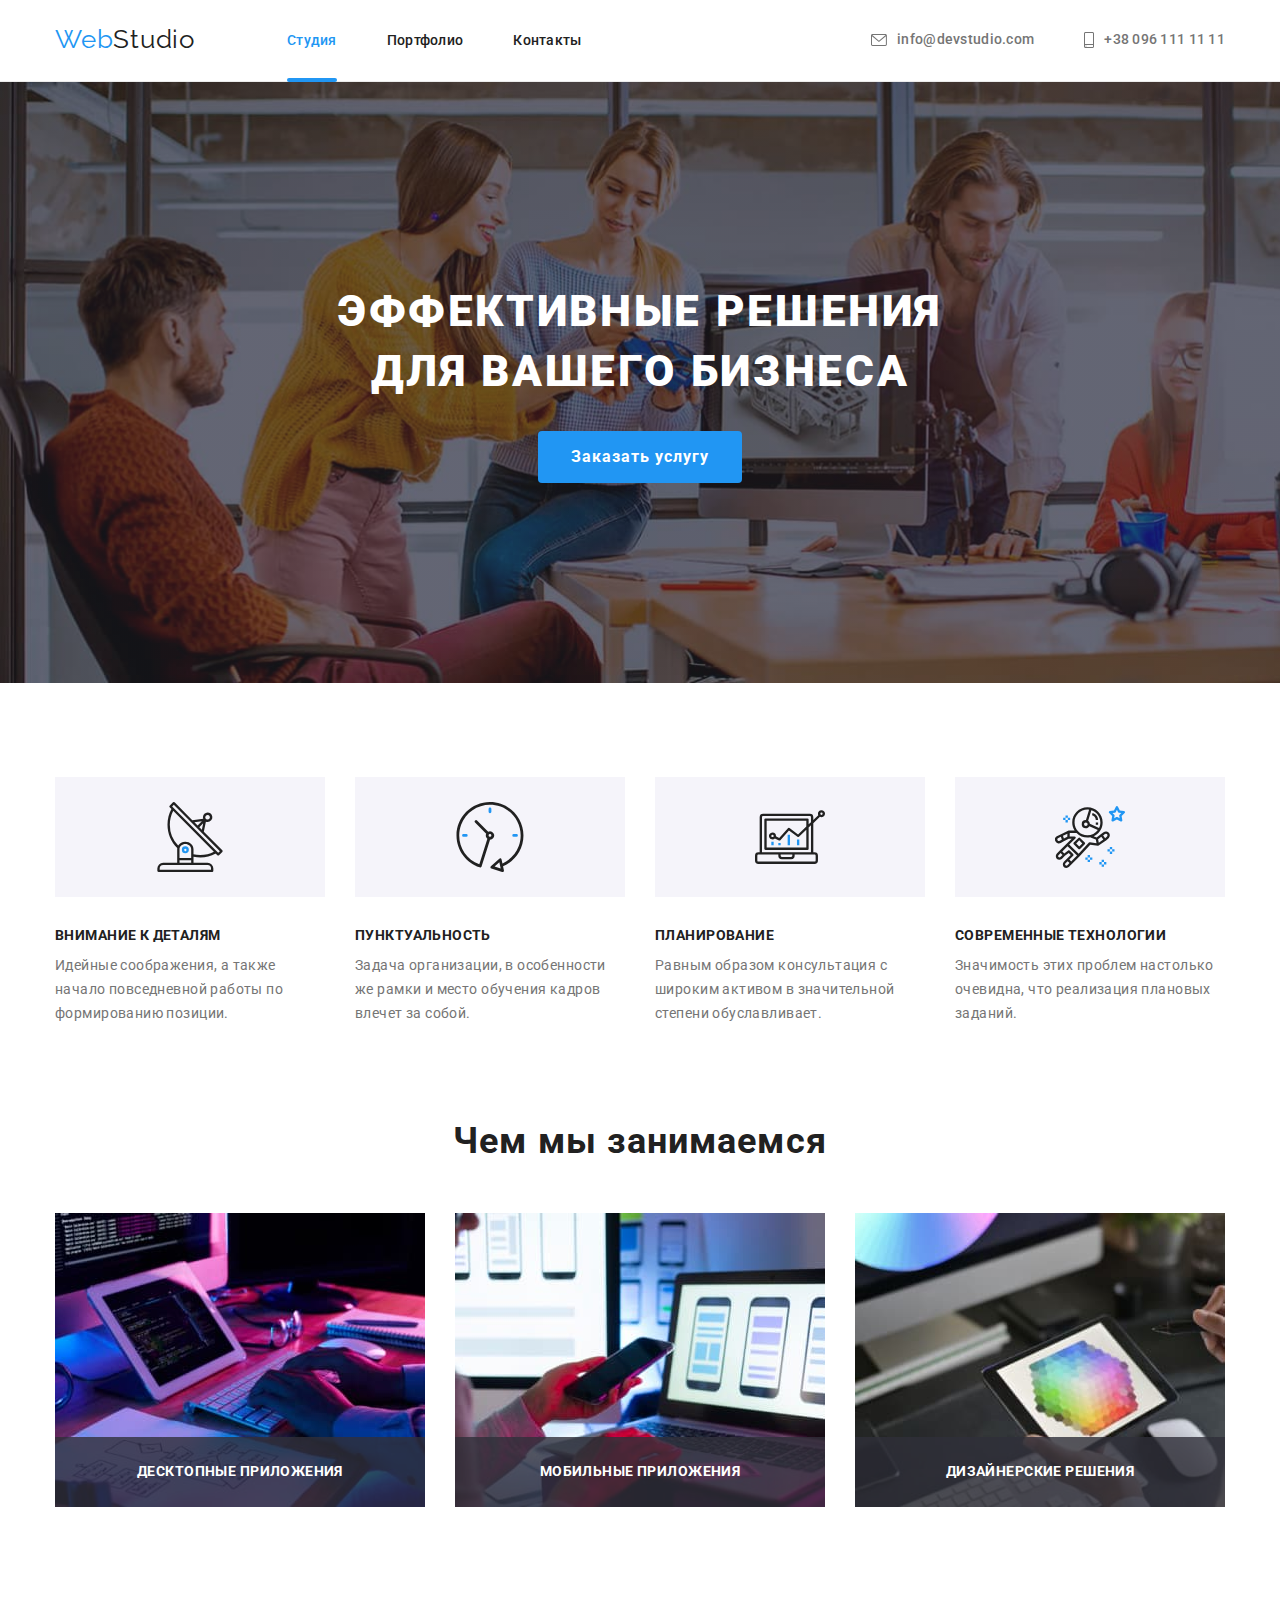
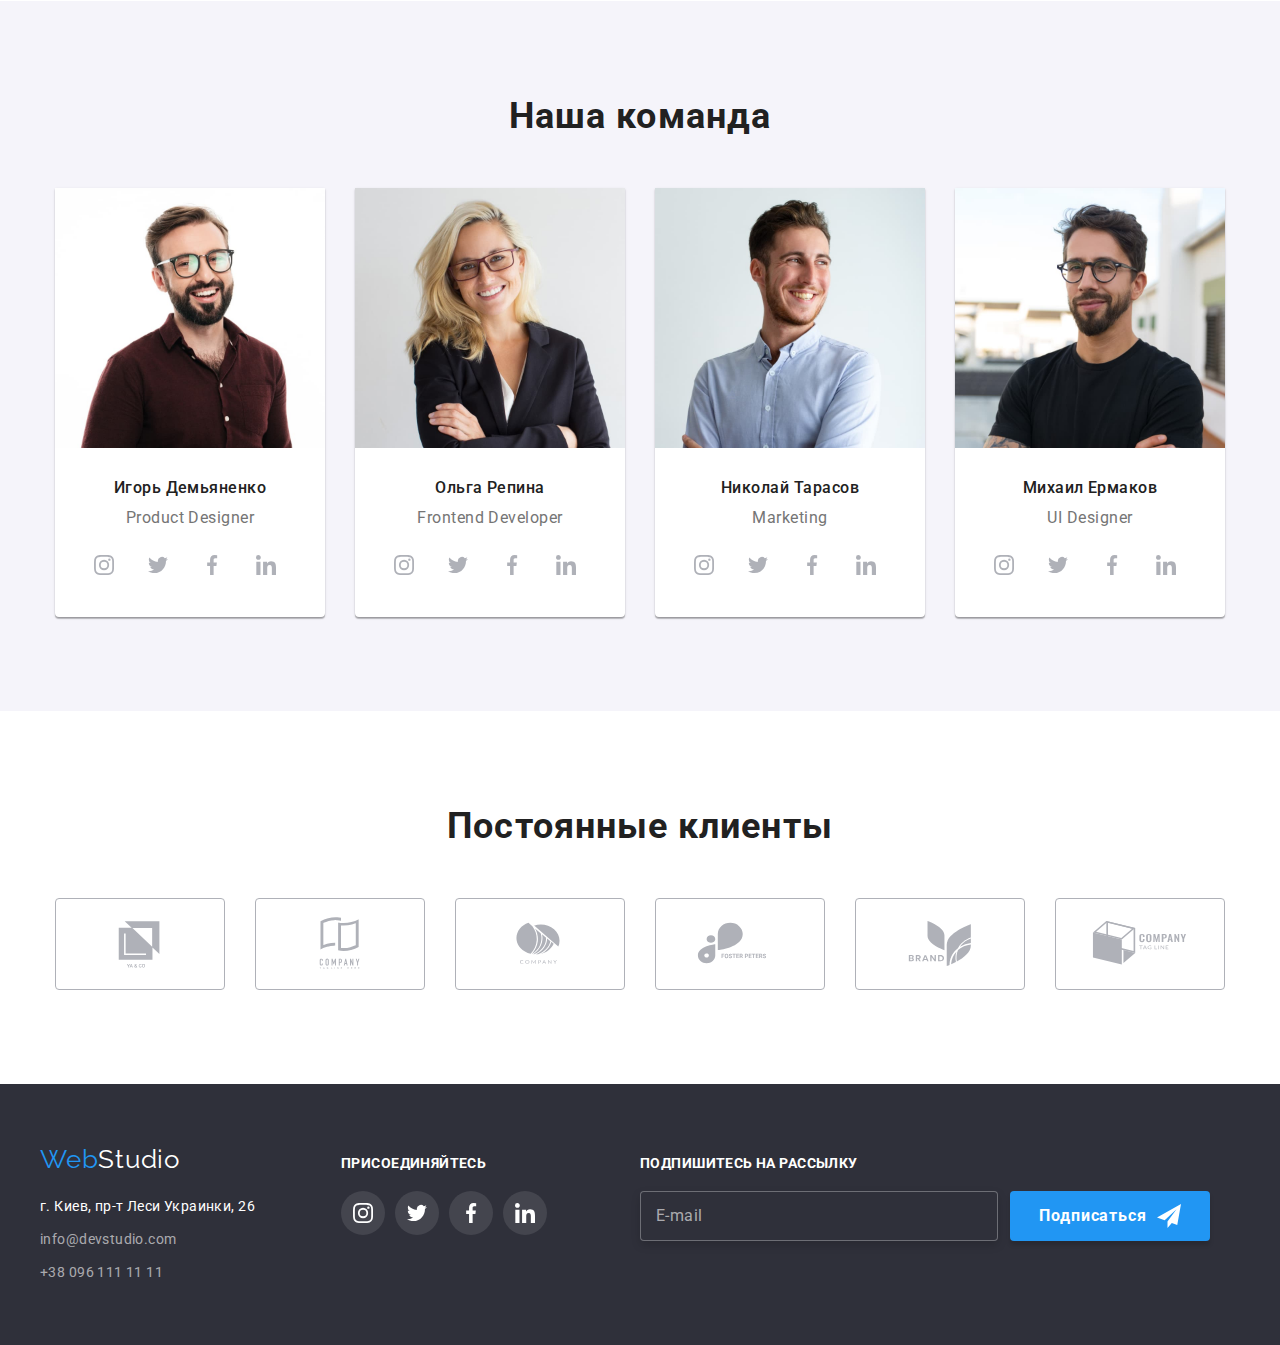
<file: index.html>
<!DOCTYPE html>
<html lang="ru">
<head>
    <meta charset="UTF-8">
    <meta http-equiv="X-UA-Compatible" content="IE=edge">
    <meta name="viewport" content="width=device-width, initial-scale=1.0">
    <title>Document</title>
    <link rel="preconnect" href="https://fonts.googleapis.com">
    <link rel="preconnect" href="https://fonts.gstatic.com" crossorigin>
    <link href="https://fonts.googleapis.com/css2?family=Raleway:wght@700&family=Roboto:wght@400;500;700;900&display=swap"
        rel="stylesheet">
    <!--<link rel="stylesheet" href="https://cdnjs.cloudflare.com/ajax/libs/modern-normalize/1.1.0/modern-normalize.min.css">-->
    <link rel="stylesheet" href="./css/main.min.css">

</head>

<body>

    <header class="header">
        <div class="header__container container"> 
            <a class="header-logo " href=""> <span class="logo-accent">Web</span>Studio</a>
            <ul class="site-nav list">
                <li class="site-nav__item"><a href="index.html" class="site-nav__link site-nav__link--current">Студия</a></li>
                <li class="site-nav__item"><a href="portfolio.html" class="site-nav__link">Портфолио</a></li>
                <li class="site-nav__item"><a href="" class="site-nav__link">Контакты</a></li>
            </ul>
                
            <ul class="contact-nav list">
                <li class="contact-nav__item">
                    <a href="mailto:info@devstudio.com" class="contact-nav__link">
                        <svg class="contact-nav__icon" width="16" height="12">
                            <use href="./images/icons.svg#icon-envelope"></use>
                        </svg>
                        info@devstudio.com</a>
                </li>

                <li class="contact-nav__item">
                    <a href="tel:+380961111111" class="contact-nav__link"> 
                        <svg class="contact-nav__icon" width="10" height="16">
                            <use href="./images/icons.svg#icon-smartphone"></use>
                        </svg>
                        +38 096 111 11 11</a>
                </li>
            </ul>
        </div>
    </header> 

    <main>
        <section class="hero">
            <h1 class="hero__title">Эффективные решения <br> для вашего бизнеса</h1>
            <button data-modal-open type="button" class="hero__button">Заказать услугу</button>
            <div class="hero__backdrop is-hidden" data-modal>
                <div class="modal">
                    <button data-modal-close type="button" class="modal__button-close button-close">
                        <svg class="button-close__icon" width="17" height="17">
                            <use href="./images/icons.svg#icon-cross"></use>
                        </svg>
                    </button>

                    <b class="modal__header">Оставьте свои данные, мы вам перезвоним</b>

                    <form class="form js-speaker-form">
                        <div class="form__field">
                            <label class="form__label" for="name"> Имя </label>
                            <div class="form__input-field">
                                <input class="form__input" type="text" name="name" id="name">
                                <svg class="form__icon">
                                    <use href=".//images/icons.svg#icon-form-person"></use>
                                </svg>
                            </div>
                        </div>
                    
                        <div class="form__field">
                            <label class="form__label" for="tel">Телефон</label>
                            <div class="form__input-field">
                                <input class="form__input" type="tel" name="tel" id="tel">
                                <svg class="form__icon">
                                    <use href=".//images/icons.svg#icon-form-tel"></use>
                                </svg>
                            </div>
                        </div>
                    
                        <div class="form__field">
                            <label class="form__label" for="email">Почта</label>
                            <div class="form__input-field">
                                <input class="form__input" type="email" name="email" id="email">
                                <svg class="form__icon" >
                                    <use href=".//images/icons.svg#icon-form-envelope"></use>
                                </svg>
                            </div>
                        </div>
                    
                        <div class="form__field">
                            <label class="form__label" for="comment">Комментарий</label>
                            <textarea class="form__textarea" name="comment" id="comment" placeholder="Введите текст"></textarea>
                        </div>
                    
                        <div class="form__field-confirmation">
                            
                            <label class="form__label-confirmation">
                                <input class="form__input-confirmation" type="checkbox" name="confirmation">
                                <svg class="form__icon-confirmation" width="16" height="15">
                                    <use href=".//images/icons.svg#icon-form-tick"></use>
                                </svg>
                                Соглашаюсь с рассылкой и принимаю <a class="form__policy" href="">Условия договора</a>
                            </label>
                        </div>
                    </form>
                    <button class="modal__button-submit" type="submit">Отправить</button>
                </div>
            </div>
        </section>

        <section class="section">
            <div class="container">
                <!--<h2 section-title>Особенности</h2>-->
                <!-- название секции не должно отображаеться на странице-->
                <ul class="feature list">
                    <li class="feature__item">
                        <div class="feature__thumb">
                            <svg class="feature__icon" width="70" height="70">
                                <use href="./images/icons.svg#icon-antenna"></use>
                            </svg>
                        </div>
                        <h3 class="feature__title">Внимание к деталям</h3>
                        <p class="feature__text">Идейные соображения, а также начало повседневной работы по формированию позиции.</p>
                    </li>
                    <li class="feature__item">
                        <div class="feature__thumb">
                            <svg class="feature__icon" width="70" height="70">
                                <use href="./images/icons.svg#icon-clock"></use>
                            </svg>
                        </div>
                        <h3 class="feature__title">Пунктуальность</h3>
                        <p class="feature__text"> Задача организации, в особенности же рамки и место обучения кадров влечет за собой.
                        </p>
                    </li>
                    <li class="feature__item">
                        <div class="feature__thumb">
                            <svg class="feature__icon" width="70" height="70">
                                <use href="./images/icons.svg#icon-diagram"></use>
                            </svg>
                        </div>
                        <h3 class="feature__title">Планирование</h3>
                        <p class="feature__text">Равным образом консультация с широким активом в значительной степени обуславливает.
                        </p>
                    </li>
                    <li class="feature__item">
                        <div class="feature__thumb">
                            <svg class="feature__icon" width="70" height="70">
                                <use href="./images/icons.svg#icon-astronaut"></use>
                            </svg>
                        </div>
                        <h3 class="feature__title">Современные технологии</h3>
                        <p class="feature__text">Значимость этих проблем настолько очевидна, что реализация плановых заданий.</p>
                    </li>
                </ul>
            </div>
        </section>

        <section class="section section__no-padding-top services">
            <div class="container">
                <h2 class="section__heading"> Чем мы занимаемся</h2>
                <ul class="services__list list">
                    <li class=" services__item">
                        <div class="services__thumb">
                            <img class="services__image" src="./images/box1.jpg" alt="Десктопные приложения" width="370" height="294">
                            <p class="services__name">Десктопные приложения</p>
                        </div>
                        
                    </li>
                    <li class="services__item">
                        <div class="services__thumb">
                            <img class="services__image" src="./images/box2.jpg" alt="Мобильный приложения" width="370" height="294">
                            <p class="services__name">Мобильные приложения</p>
                        </div>
                        
                    </li>
                    <li class="services__item">
                        <div class="services__thumb">
                            <img class="services__image" src="./images/box3.jpg" alt="Дизайнерское решение" width="370" height="294">
                            <p class="services__name">Дизайнерские решения</p>
                        </div>
                        
                    </li>
                </ul>
            </div>
        </section>

        <section class="section members">
            <div class="container " >
                <h2 class="section__heading">Наша команда</h2>
                <ul class="members__list list">
                    <li class="item members__item">
                        <img src="./images/team-card-1.jpg" alt="Игорь Демьяненко" width="270" height="260" class="members__photo">
                        <div class="members__information">
                            <h3 class="members__name">Игорь Демьяненко</h3>
                            <p class="members__position" lang="en">Product Designer</p>
                            <ul class="list member-social-links">
                                <li class="member-social-links__item">
                                    <a class="member-social-links__link" aria-label="link to Instagram" href="" target="_blank"
                                        rel="nofollow noreferrer noopener">
                                        <svg class="member-social-links__icon" width="20" height="20">
                                            <use href="./images/icons.svg#icon-instagram"></use>
                                        </svg></a>
                                </li>
                                <li class="member-social-links__item">
                                    <a class="member-social-links__link" aria-label="link to Twitter" href="" target="_blank"
                                        rel="nofollow noreferrer noopener">
                                        <svg class="member-social-links__icon" width="20" height="20">
                                            <use href="./images/icons.svg#icon-twitter"></use>
                                        </svg></a>
                                </li>
                                <li class="member-social-links__item">
                                    <a class="member-social-links__link" aria-label="link to Facebook" href="" target="_blank"
                                        rel="nofollow noreferrer noopener">
                                        <svg class="member-social-links__icon" width="20" height="20">
                                            <use href="./images/icons.svg#icon-facebook"></use>
                                        </svg></a>
                                </li>
                                <li class="member-social-links__item">
                                    <a class="member-social-links__link" aria-label="link to LinkedIn" href="" target="_blank"
                                        rel="nofollow noreferrer noopener">
                                        <svg class="member-social-links__icon" width="20" height="20">
                                            <use href="./images/icons.svg#icon-linkedin"></use>
                                        </svg></a>
                                </li>
                            </ul>
                        </div>
                        
                    </li>
                    <li class="members__item item">
                        <img src="./images/team-card-2.jpg" alt="Ольга Репина" width="270" height="260" class="members__photo">
                        <div class="members__information">
                            <h3 class="members__name">Ольга Репина</h3>
                            <p class="members__position" lang="en">Frontend Developer</p>
                            <ul class="list member-social-links">
                                <li class="member-social-links__item">
                                    <a class="member-social-links__link" aria-label="link to Instagram" href="" target="_blank"
                                        rel="nofollow noreferrer noopener">
                                        <svg class="member-social-links__icon" width="20" height="20">
                                            <use href="./images/icons.svg#icon-instagram"></use>
                                        </svg></a>
                                </li>
                                <li class="member-social-links__item">
                                    <a class="member-social-links__link" aria-label="link to Twitter" href="" target="_blank"
                                        rel="nofollow noreferrer noopener">
                                        <svg class="member-social-links__icon" width="20" height="20">
                                            <use href="./images/icons.svg#icon-twitter"></use>
                                        </svg></a>
                                </li>
                                <li class="member-social-links__item">
                                    <a class="member-social-links__link" aria-label="link to Facebook" href="" target="_blank"
                                        rel="nofollow noreferrer noopener">
                                        <svg class="member-social-links__icon" width="20" height="20">
                                            <use href="./images/icons.svg#icon-facebook"></use>
                                        </svg></a>
                                </li>
                                <li class="member-social-links__item">
                                    <a class="member-social-links__link" aria-label="link to LinkedIn" href="" target="_blank"
                                        rel="nofollow noreferrer noopener">
                                    <svg class="member-social-links__icon" width="20" height="20">
                                        <use href="./images/icons.svg#icon-linkedin"></use>
                                    </svg></a>
                                </li>
                            </ul>
                        </div>
                        
                    </li>
                    <li class="members__item item">
                        <img src="./images/team-card-3.jpg" alt="Николай Тарасов" width="270" height="260" class="members__photo">
                        <div class="members__information">
                            <h3 class="members__name">Николай Тарасов</h3>
                            <p class="members__position" lang="en">Marketing</p>
                            <ul class="list member-social-links">
                                <li class="member-social-links__item">
                                    <a class="member-social-links__link" aria-label="link to Instagram" href="" target="_blank"
                                        rel="nofollow noreferrer noopener">
                                    <svg class="member-social-links__icon" width="20" height="20">
                                        <use href="./images/icons.svg#icon-instagram"></use>
                                    </svg></a>
                                </li>
                                <li class="member-social-links__item">
                                    <a class="member-social-links__link" aria-label="link to Twitter" href="" target="_blank"
                                        rel="nofollow noreferrer noopener">
                                    <svg class="member-social-links__icon" width="20" height="20">
                                        <use href="./images/icons.svg#icon-twitter"></use>
                                    </svg></a>
                                </li>
                                <li class="member-social-links__item">
                                    <a class="member-social-links__link" aria-label="link to Facebook" href="" target="_blank"
                                        rel="nofollow noreferrer noopener">
                                    <svg class="member-social-links__icon" width="20" height="20">
                                        <use href="./images/icons.svg#icon-facebook"></use>
                                    </svg></a>
                                </li>
                                <li class="member-social-links__item">
                                    <a class="member-social-links__link" aria-label="link to LinkedIn" href="" target="_blank"
                                        rel="nofollow noreferrer noopener">
                                    <svg class="member-social-links__icon" width="20" height="20">
                                        <use href="./images/icons.svg#icon-linkedin"></use>
                                    </svg></a>
                                </li>
                            </ul>
                        </div>
                        
                    </li>
                    <li class="members__item item">
                        <img src="./images/team-card-4.jpg" alt="Михаил Ермаков" width="270" height="260" class="members__photo">
                        <div class="members__information">
                            <h3 class="members__name">Михаил Ермаков</h3>
                            <p class="members__position" lang="en">UI Designer</p>
                            <ul class="list member-social-links">
                                <li class="member-social-links__item">
                                    <a class="member-social-links__link" aria-label="link to Instagram" href="" target="_blank"
                                        rel="nofollow noreferrer noopener">
                                    <svg class="member-social-links__icon" width="20" height="20">
                                        <use href="./images/icons.svg#icon-instagram"></use>
                                    </svg></a>
                                </li>
                                <li class="member-social-links__item">
                                    <a class="member-social-links__link" aria-label="link to Twitter" href="" target="_blank"
                                        rel="nofollow noreferrer noopener">
                                    <svg class="member-social-links__icon" width="20" height="20">
                                        <use href="./images/icons.svg#icon-twitter"></use>
                                    </svg></a>
                                </li>
                                <li class="member-social-links__item">
                                    <a class="member-social-links__link" aria-label="link to Facebook" href="" target="_blank"
                                        rel="nofollow noreferrer noopener">
                                    <svg class="member-social-links__icon" width="20" height="20">
                                        <use href="./images/icons.svg#icon-facebook"></use>
                                    </svg></a>
                                </li>
                                <li class="member-social-links__item">
                                    <a class="member-social-links__link" aria-label="link to LinkedIn" href="" target="_blank" rel="nofollow noreferrer noopener">
                                        <svg class="member-social-links__icon" width="20" height="20">
                                            <use href="./images/icons.svg#icon-linkedin"></use>
                                        </svg></a>
                                </li>
                            </ul>
                        </div>
                        
                    </li>
                </ul>
            </div>
        </section>

        <section class="section clients">
            <div class="container">
                <h2 class="section__heading">Постоянные клиенты</h2>
                <ul class="clients__list list">
                    <li class="clients__item">
                        <a href="" class=" clients__link link">
                            <svg class="clients__icon" width="106" height="60">
                                <use href="./images/icons.svg#icon-logo-1"></use>
                            </svg>
                        </a>
                    </li> 
                    <li class="clients__item">
                        <a href="" class="clients__link link">
                            <svg class="clients__icon" width="106" height="60">
                                <use href="./images/icons.svg#icon-logo-2"></use>
                            </svg>
                        </a>
                    </li>
                    <li class="clients__item">
                        <a href="" class="clients__link link">
                            <svg class="clients__icon" width="106" height="60">
                                <use href="./images/icons.svg#icon-logo-3"></use>
                            </svg>
                        </a>
                    </li>
                    <li class="clients__item">
                        <a href="" class="clients__link link">
                        <svg class="clients__icon" width="106" height="60">
                            <use href="./images/icons.svg#icon-logo-4"></use>
                        </svg> </a>
                    </li>
                    <li class="clients__item">
                        <a href="" class="clients__link link">
                        <svg class="clients__icon" width="106" height="60">
                            <use href="./images/icons.svg#icon-logo-5"></use>
                        </svg></a>
                    </li>
                    <li class="clients__item">
                        <a href="" class="clients__link link">
                            <svg class="clients__icon" width="106" height="60">
                                <use href="./images/icons.svg#icon-logo-6"></use>
                            </svg>
                        </a>
                    </li>
                </ul>
            </div>
        </section> 
    </main>

    <footer class="footer-page">
        <div class="container footer-page__container">
            <div class="footer-section">
                <a class="footer-logo" href=""> <span class="logo-accent">Web</span>Studio
                </a>
                <address class="contacts">
                    <ul class="contacts__list list">
                        <li class="contacts__item">
                            <a class="contacts__address" href="">г. Киев, пр-т Леси Украинки, 26</a>
                        </li>
                        <li class="contacts__item">
                            <a href="mailto:info@devstudio.com" class="contacts__link">info@devstudio.com</a>
                        </li>
                        <li class="contacts__item">
                            <a href="tel:+380961111111" class="contacts__link">+38 096 111 11 11</a>
                        </li>
                    </ul>
                </address>
            </div>
    
            <div class="footer-section company-social-links">
                <b class="footer-section__heading">присоединяйтесь</b>
                <ul class="company-social-links__list list">
                    <li class="item company-social-link-item">
                        <a class="company-social-link" aria-label="link to Instagram" href="" target="_blank"
                            rel="nofollow noreferrer noopener">
                            <svg class="icon-company-social-link" width="20" height="20">
                                <use href="./images/icons.svg#icon-instagram"></use>
                            </svg>
    
                        </a>
    
                    </li>
                    <li class="item company-social-link-item">
                        <a class="company-social-link" aria-label="link to Twitter" href="" target="_blank"
                            rel="nofollow noreferrer noopener">
                            <svg class="icon-company-social-link" width="20" height="20">
                                <use href="./images/icons.svg#icon-twitter"></use>
                            </svg>
                        </a>
    
                    </li>
                    <li class="item company-social-link-item">
                        <a class="company-social-link" aria-label="link to Facebook" href="" target="_blank"
                            rel="nofollow noreferrer noopener">
                            <svg class="icon-company-social-link" width="20" height="20">
                                <use href="./images/icons.svg#icon-facebook"></use>
                            </svg>
                        </a>
    
                    </li>
                    <li class="item company-social-link-item">
                        <a class="company-social-link" aria-label="link to LinkedIn" href="" target="_blank"
                            rel="nofollow noreferrer noopener">
                            <svg class="icon-company-social-link" width="20" height="20">
                                <use href="./images/icons.svg#icon-linkedin"></use>
                            </svg>
                        </a>
    
                    </li>
                </ul>
            </div>
            <div class="footer-section">
                <b class="footer-section__heading">Подпишитесь на рассылку</b>
                <div class="follow">
                    <form class="follow-field">
                        <input class="follow-field__input" type="email" name="email" id="footer-email" placeholder=" ">
                        <label class="follow-field__label" for="footer-email">E-mail</label>
                    </form>
                    <button type="submit" class="follow__button">Подписаться
                        <svg class="follow__button-icon" width="24px" height="24px">
                            <use href=".//images/icons.svg#icon-form-send"></use>
                        </svg>
                    </button>
                </div>
            </div>
        </div>
    </footer>
    <script src="./js/modal.js"></script>
</body>
</html>
</file>
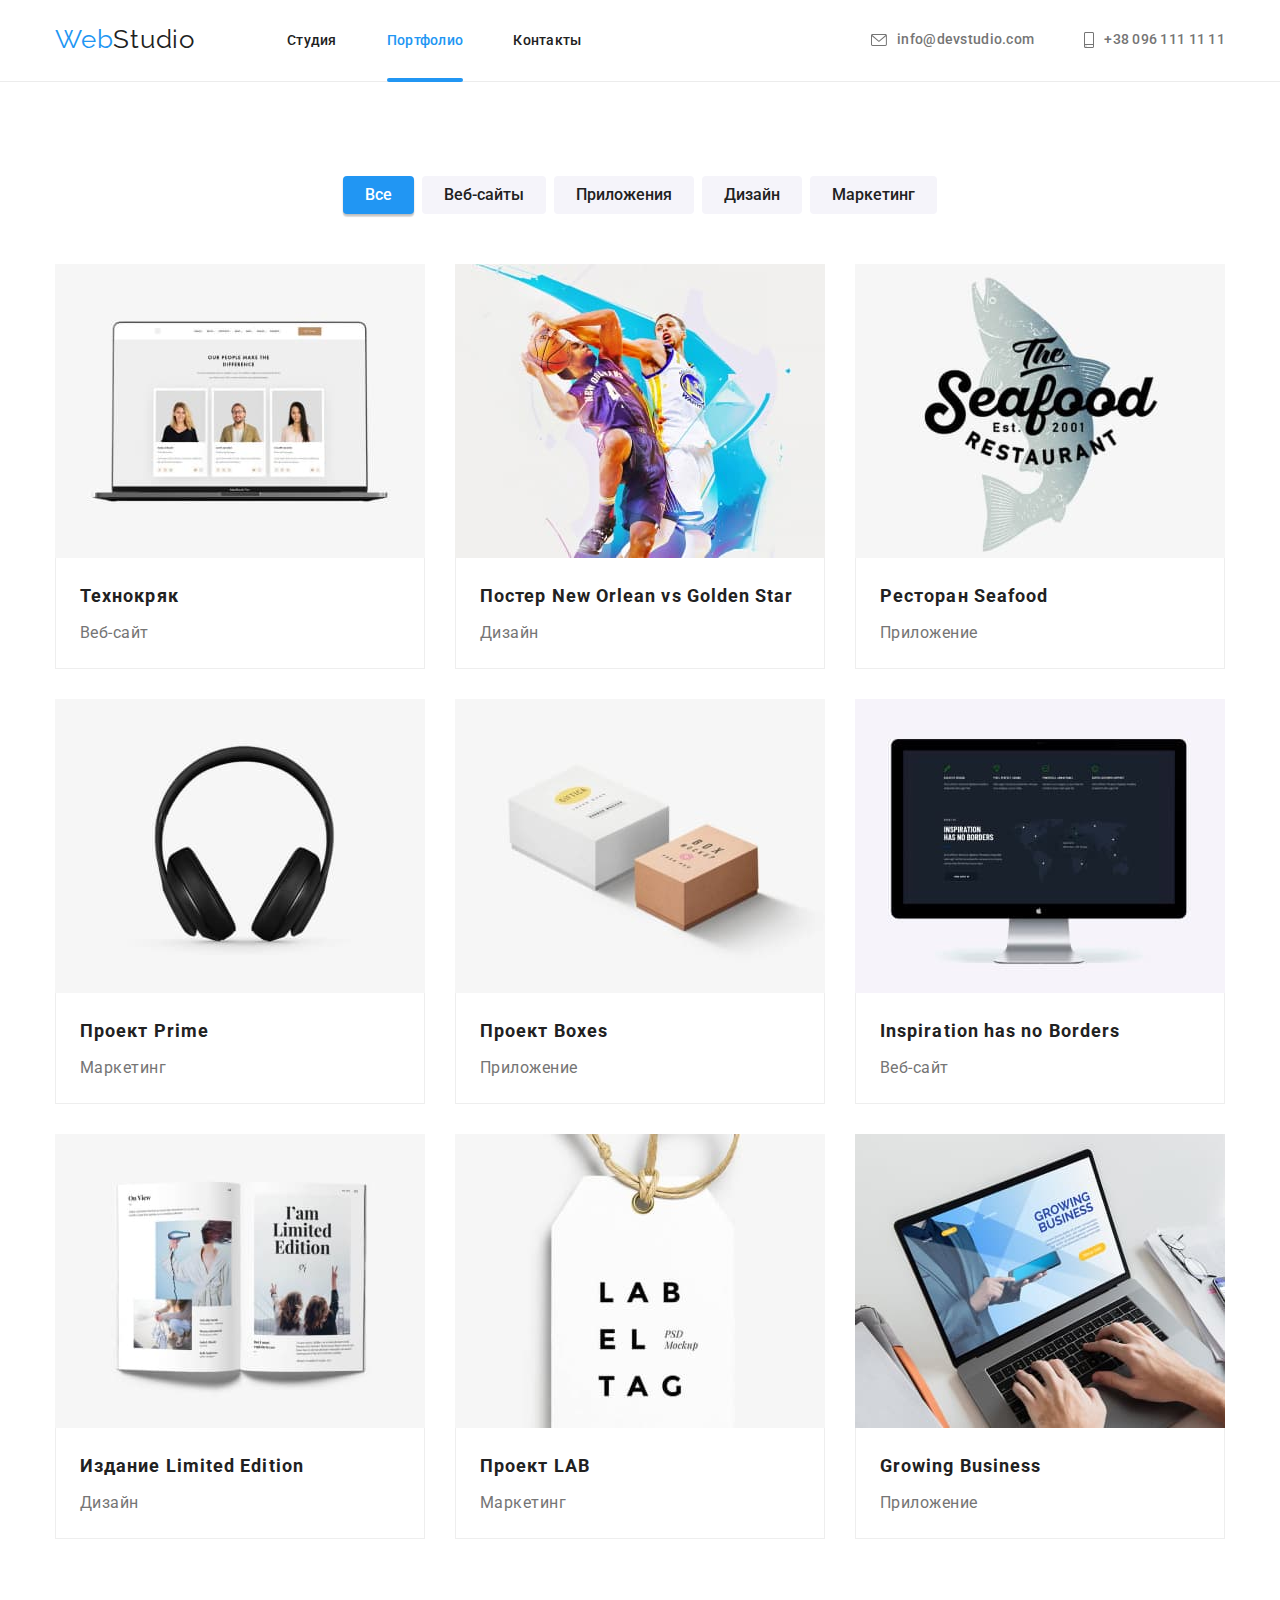
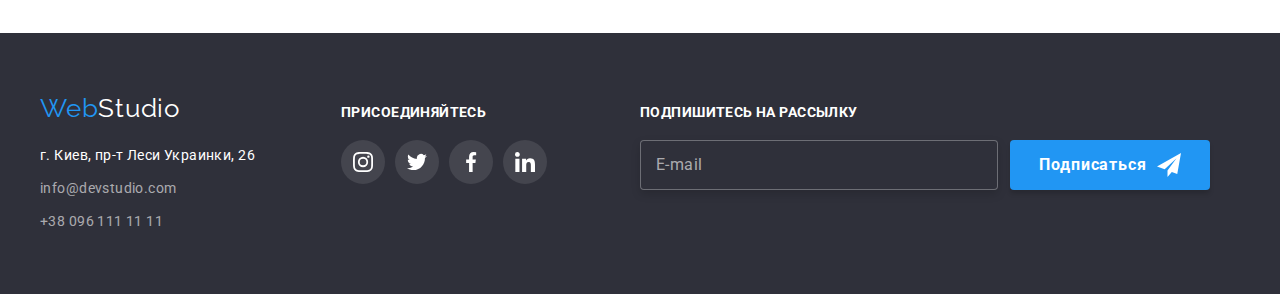
<file: portfolio.html>
<!DOCTYPE html>
<html lang="en">
<head>
    <meta charset="UTF-8">
    <meta http-equiv="X-UA-Compatible" content="IE=edge">
    <meta name="viewport" content="width=device-width, initial-scale=1.0">
    <title>Document</title>
    <link rel="preconnect" href="https://fonts.googleapis.com">
    <link rel="preconnect" href="https://fonts.gstatic.com" crossorigin>
    <link href="https://fonts.googleapis.com/css2?family=Raleway:wght@700&family=Roboto:wght@400;500;700;900&display=swap"
        rel="stylesheet">
    <!--<link rel="stylesheet" href="https://cdnjs.cloudflare.com/ajax/libs/modern-normalize/1.1.0/modern-normalize.min.css">-->
    <link rel="stylesheet" href="./css/main.min.css">

</head>

<body>

    <header class="header">
        <div class="header__container container">
            <a class="header-logo " href=""> <span class="logo-accent">Web</span>Studio</a>
            <ul class="site-nav list">
                <li class="site-nav__item"><a href="index.html" class="site-nav__link ">Студия</a></li>
                <li class="site-nav__item"><a href="portfolio.html" class="site-nav__link site-nav__link--current">Портфолио</a></li>
                <li class="site-nav__item"><a href="" class="site-nav__link">Контакты</a></li>
            </ul>
    
            <ul class="contact-nav list">
                <li class="contact-nav__item">
                    <a href="mailto:info@devstudio.com" class="contact-nav__link">
                        <svg class="contact-nav__icon" width="16" height="12">
                            <use href="./images/icons.svg#icon-envelope"></use>
                        </svg>
                        info@devstudio.com</a>
                </li>
    
                <li class="contact-nav__item">
                    <a href="tel:+380961111111" class="contact-nav__link">
                        <svg class="contact-nav__icon" width="10" height="16">
                            <use href="./images/icons.svg#icon-smartphone"></use>
                        </svg>
                        +38 096 111 11 11</a>
                </li>
            </ul>
        </div>
    </header>

    <main>
        <section class="section">
        <!--заголовок не долен отображаться на странице-->
        <!--<h1>Портфолио</h1>-->
        <div class="container filters">
            <ul class="list filters__list">
                <li class="filters__item">
                    <button type="button" class="filter__button filter__button--current">Все</button>
                </li>
                <li class="filters__item">
                    <button type="button" class="filter__button">Веб-сайты</button>
                </li>
                <li class="filters__item">
                    <button type="button" class="filter__button">Приложения</button>
                </li>
                <li class="filters__item">
                    <button type="button" class="filter__button">Дизайн</button>
                </li>
                <li class="filters__item">
                    <button type="button" class="filter__button">Маркетинг</button>
                </li>
            </ul>
        </div>

        <div class="container products">
            <ul class="list products__list">
                <li class="products__item">
                    <a href="" class="products__link link">
                        <div class="products__thumb">
                            <img class="products__image" src="./images/web-site-1.jpg" alt="Технокряк" width="370" height="294">
                            <p class="products__description">Ресурс предлагает комплексные предложения с разным уровнем функционала и сервисов. Все
                            это позволит посетителю получить исчерпывающие сведения о компании или частном лице.</p>
                        </div>
                        
                        <div class="products__information">
                            <h2 class="products__name">Технокряк</h2>
                            <p class="products__type">Веб-сайт</p>
                        </div>
                    </a>
                </li>
                <li class="products__item">
                    <a href="" class="products__link link">
                        <div class="products__thumb">
                            <img class="products__image" src="./images/design-1.jpg" alt="Постер New Orlean vs Golden Star" width="370" height="294">
                            <p class="products__description">Ресурс предлагает комплексные предложения с разным уровнем функционала и сервисов. Все
                            это позволит посетителю получить исчерпывающие сведения о компании или частном лице.</p>                        </div>
                        <div class="products__information">
                            <h2 class="products__name">Постер New Orlean vs Golden Star</h2>
                            <p class="products__type">Дизайн</p>
                        </div>
                    </a>
                </li>
                <li class="products__item">
                    <a href="" class="products__link link">
                        <div class="products__thumb">
                            <img class="products__image" src="./images/application-1.jpg" alt="Ресторан Seafood" width="370" height="294">
                            <p class="products__description">Ресурс предлагает комплексные предложения с разным уровнем функционала и сервисов. Все
                                это позволит посетителю получить исчерпывающие сведения о компании или частном лице.</p>
                        </div>
                        <div class="products__information">
                            <h2 class="products__name">Ресторан Seafood</h2>
                            <p class="products__type">Приложение</p>
                        </div>
                    </a>
                </li>
                <li class="products__item">
                    <a href="" class="products__link link">
                        <div class="products__thumb">
                            <img class="products__image" src="./images/marketing-1.jpg" alt="Проект Prime" width="370" height="294">
                            <p class="products__description">Ресурс предлагает комплексные предложения с разным уровнем функционала и сервисов. Все
                                это позволит посетителю получить исчерпывающие сведения о компании или частном лице.</p>
                        </div>
                        <div class="products__information">
                            <h2 class="products__name">Проект Prime</h2>
                            <p class="products__type">Маркетинг</p>
                        </div>
                    </a>
                </li>
                <li class="products__item">
                    <a href="" class="products__link link">
                        <div class="products__thumb">
                            <img class="products__image" src="./images/application-2.jpg" alt="Проект Boxes" width="370" height="294">
                            <p class="products__description">Ресурс предлагает комплексные предложения с разным уровнем функционала и сервисов. Все
                                это позволит посетителю получить исчерпывающие сведения о компании или частном лице.</p>
                        </div>
                        <div class="products__information">
                            <h2 class="products__name">Проект Boxes</h2>
                            <p class="products__type">Приложение</p>
                        </div>
                    </a>
                </li>
                <li class="products__item">
                    <a href="" class="products__link link">
                        <div class="products__thumb">
                            <img class="products__image" src="./images/web-site-2.jpg" alt="Inspiration has no Borders" width="370" height="294">
                            <p class="products__description">Ресурс предлагает комплексные предложения с разным уровнем функционала и сервисов. Все
                                это позволит посетителю получить исчерпывающие сведения о компании или частном лице.</p>
                        </div>
                        <div class="products__information">
                            <h2 class="products__name">Inspiration has no Borders</h2>
                            <p class="products__type">Веб-сайт</p>
                        </div>
                    </a>
                </li>
                <li class="products__item">
                    <a href="" class="products__link link">
                        <div class="products__thumb">
                            <img class="products__image" src="./images/design-2.jpg" alt="Издание Limited Edition" width="370" height="294">
                            <p class="products__description">Ресурс предлагает комплексные предложения с разным уровнем функционала и сервисов. Все
                                это позволит посетителю получить исчерпывающие сведения о компании или частном лице.</p>
                        </div>
                        <div class="products__information">
                            <h2 class="products__name">Издание Limited Edition</h2>
                            <p class="products__type">Дизайн</p>
                        </div>
                    </a>
                </li>
                <li class="products__item">
                    <a href="" class="products__link link">
                        <div class="products__thumb">
                            <img class="products__image" src="./images/marketing-2.jpg" alt="Проект LAB" width="370" height="294">
                            <p class="products__description">Ресурс предлагает комплексные предложения с разным уровнем функционала и сервисов. Все
                                это позволит посетителю получить исчерпывающие сведения о компании или частном лице.</p>
                        </div>
                        <div class="products__information">
                            <h2 class="products__name">Проект LAB</h2>
                            <p class="products__type">Маркетинг</p>
                        </div>
                    </a>
                </li>
                <li class="products__item">
                    <a href="" class="products__link link">
                        <div class="products__thumb">
                            <img class="products__image" src="./images/application-3.jpg" alt="Growing Business" width="370" height="294">
                            <p class="products__description">Ресурс предлагает комплексные предложения с разным уровнем функционала и сервисов. Все
                                это позволит посетителю получить исчерпывающие сведения о компании или частном лице.</p>
                        </div>
                        <div class="products__information">
                            <h2 class="products__name">Growing Business</h2>
                            <p class="products__type">Приложение</p>
                        </div>
                    </a>
                </li>
            </ul>
        </div>
        </section>
    </main>
    
    <footer class="footer-page">
        <div class="container footer-page__container">
            <div class="footer-section">
                <a class="footer-logo" href=""> <span class="logo-accent">Web</span>Studio
                </a>
                <address class="contacts">
                    <ul class="contacts__list list">
                        <li class="contacts__item">
                            <a class="contacts__address" href="">г. Киев, пр-т Леси Украинки, 26</a>
                        </li>
                        <li class="contacts__item">
                            <a href="mailto:info@devstudio.com" class="contacts__link">info@devstudio.com</a>
                        </li>
                        <li class="contacts__item">
                            <a href="tel:+380961111111" class="contacts__link">+38 096 111 11 11</a>
                        </li>
                    </ul>
                </address>
            </div>
    
            <div class="footer-section company-social-links">
                <b class="footer-section__heading">присоединяйтесь</b>
                <ul class="company-social-links__list list">
                    <li class="item company-social-link-item">
                        <a class="company-social-link" aria-label="link to Instagram" href="" target="_blank"
                            rel="nofollow noreferrer noopener">
                            <svg class="icon-company-social-link" width="20" height="20">
                                <use href="./images/icons.svg#icon-instagram"></use>
                            </svg>
    
                        </a>
    
                    </li>
                    <li class="item company-social-link-item">
                        <a class="company-social-link" aria-label="link to Twitter" href="" target="_blank"
                            rel="nofollow noreferrer noopener">
                            <svg class="icon-company-social-link" width="20" height="20">
                                <use href="./images/icons.svg#icon-twitter"></use>
                            </svg>
                        </a>
    
                    </li>
                    <li class="item company-social-link-item">
                        <a class="company-social-link" aria-label="link to Facebook" href="" target="_blank"
                            rel="nofollow noreferrer noopener">
                            <svg class="icon-company-social-link" width="20" height="20">
                                <use href="./images/icons.svg#icon-facebook"></use>
                            </svg>
                        </a>
    
                    </li>
                    <li class="item company-social-link-item">
                        <a class="company-social-link" aria-label="link to LinkedIn" href="" target="_blank"
                            rel="nofollow noreferrer noopener">
                            <svg class="icon-company-social-link" width="20" height="20">
                                <use href="./images/icons.svg#icon-linkedin"></use>
                            </svg>
                        </a>
    
                    </li>
                </ul>
            </div>
            <div class="footer-section">
                <b class="footer-section__heading">Подпишитесь на рассылку</b>
                <div class="follow">
                    <form class="follow-field">
                        <input class="follow-field__input" type="email" name="email" id="footer-email" placeholder=" ">
                        <label class="follow-field__label" for="footer-email">E-mail</label>
                    </form>
                    <button type="submit" class="follow__button">Подписаться
                        <svg class="follow__button-icon" width="24px" height="24px">
                            <use href=".//images/icons.svg#icon-form-send"></use>
                        </svg>
                    </button>
                </div>
            </div>
        </div>
    </footer>
</body>
</html>
</file>
<file: css/main.min.css>
/*! modern-normalize v1.1.0 | MIT License | https://github.com/sindresorhus/modern-normalize */*,::before,::after{-webkit-box-sizing:border-box;box-sizing:border-box}html{line-height:1.15;-webkit-text-size-adjust:100%;-moz-tab-size:4;-o-tab-size:4;tab-size:4}body{margin:0;font-family:system-ui,-apple-system,"Segoe UI",Roboto,Helvetica,Arial,sans-serif,"Apple Color Emoji","Segoe UI Emoji"}hr{height:0;color:inherit}abbr[title]{-webkit-text-decoration:underline dotted;text-decoration:underline dotted}b,strong{font-weight:bolder}code,kbd,samp,pre{font-family:ui-monospace,SFMono-Regular,Consolas,"Liberation Mono",Menlo,monospace;font-size:1em}small{font-size:80%}sub,sup{font-size:75%;line-height:0;position:relative;vertical-align:baseline}sub{bottom:-0.25em}sup{top:-0.5em}table{text-indent:0;border-color:inherit}button,input,optgroup,select,textarea{font-family:inherit;font-size:100%;line-height:1.15;margin:0}button,select{text-transform:none}button,[type=button],[type=reset],[type=submit]{-webkit-appearance:button}::-moz-focus-inner{border-style:none;padding:0}:-moz-focusring{outline:1px dotted ButtonText}:-moz-ui-invalid{box-shadow:none}legend{padding:0}progress{vertical-align:baseline}::-webkit-inner-spin-button,::-webkit-outer-spin-button{height:auto}[type=search]{-webkit-appearance:textfield;outline-offset:-2px}::-webkit-search-decoration{-webkit-appearance:none}::-webkit-file-upload-button{-webkit-appearance:button;font:inherit}summary{display:list-item}body{font-family:"Roboto",sans-serif;background-color:#fff;color:#757575}.container{padding-left:15px;padding-right:15px;margin-left:auto;margin-right:auto;width:1200px}.list{padding:0;margin:0;list-style:none}.header{-webkit-box-sizing:border-box;box-sizing:border-box;border-bottom:1px solid #ececec;-webkit-box-align:baseline;-ms-flex-align:baseline;align-items:baseline}.header__container{display:-webkit-box;display:-ms-flexbox;display:flex;-webkit-box-align:center;-ms-flex-align:center;align-items:center}.header-logo{display:-webkit-box;display:-ms-flexbox;display:flex;padding-top:24px;padding-bottom:25px;margin-right:92px;color:#212121;font-family:"Raleway",sans-serif;font-size:26px;line-height:1.19;letter-spacing:.03em;text-decoration:none}.logo-accent{color:#2196f3}.footer-logo{padding:0;margin-bottom:20px;display:block;color:#fff;font-family:"Raleway",sans-serif;font-size:26px;line-height:1.19;letter-spacing:.03em;text-decoration:none}.site-nav{display:-webkit-box;display:-ms-flexbox;display:flex}.site-nav__item:not(:last-child){margin-right:50px}.site-nav__link{padding-top:32px;padding-bottom:32px;display:block;position:relative;-webkit-transition-property:color;transition-property:color;-webkit-transition-duration:250ms;transition-duration:250ms;-webkit-transition-timing-function:cubic-bezier(0.4, 0, 0.2, 1);transition-timing-function:cubic-bezier(0.4, 0, 0.2, 1);color:#212121;font-weight:500;font-size:14px;line-height:1.2;letter-spacing:.02em;text-decoration:none}.site-nav__link:hover,.site-nav__link:focus{color:#2196f3}.site-nav__link--current{color:#2196f3}.site-nav__link--current::after{position:absolute;content:"";display:block;bottom:-1px;width:100%;height:4px;border-radius:2px;background-color:#2196f3}.contact-nav{display:-webkit-box;display:-ms-flexbox;display:flex;margin-left:auto}.contact-nav__item:not(:last-child){margin-right:50px}.contact-nav__link{height:16px;color:#757575;font-weight:500;font-size:14px;line-height:1.14;letter-spacing:.02em;text-decoration:none;-webkit-transition-property:color;transition-property:color;-webkit-transition-duration:250ms;transition-duration:250ms;-webkit-transition-timing-function:cubic-bezier(0.4, 0, 0.2, 1);transition-timing-function:cubic-bezier(0.4, 0, 0.2, 1);display:-webkit-box;display:-ms-flexbox;display:flex;-webkit-box-align:center;-ms-flex-align:center;align-items:center}.contact-nav__link:hover,.contact-nav__link:focus{color:#2196f3}.contact-nav__icon{padding:0;margin:0 10px 0 0;fill:currentColor;display:block}.hero{padding-top:200px;padding-bottom:200px;margin-right:auto;margin-left:auto;max-width:1600px;background-color:#2f303a;background-image:-webkit-gradient(linear, left top, right top, from(rgba(47, 48, 58, 0.4)), to(rgba(47, 48, 58, 0.4))),url(../images/hero-background.jpg);background-image:linear-gradient(to right, rgba(47, 48, 58, 0.4), rgba(47, 48, 58, 0.4)),url(../images/hero-background.jpg);background-repeat:no-repeat;background-size:cover;text-align:center}.hero__title{margin-top:0;margin-bottom:30px;color:#fff;font-weight:900;font-size:44px;line-height:1.36;letter-spacing:.06em;text-transform:uppercase}.hero__button{padding:10px 32px;min-width:200;display:inline-block;-webkit-box-align:center;-ms-flex-align:center;align-items:center;font-weight:700;font-size:16px;line-height:1.87;letter-spacing:.06em;background-color:#2196f3;color:#fff;cursor:pointer;border:1px solid rgba(0,0,0,0);border-radius:4px;-webkit-transition-property:-webkit-filter;transition-property:-webkit-filter;transition-property:filter;transition-property:filter, -webkit-filter;-webkit-transition-duration:250ms;transition-duration:250ms;-webkit-transition-timing-function:cubic-bezier(0.4, 0, 0.2, 1);transition-timing-function:cubic-bezier(0.4, 0, 0.2, 1)}.hero__button:hover,.hero__button:focus{-webkit-filter:drop-shadow(0px 4px 4px rgba(0, 0, 0, 0.25));filter:drop-shadow(0px 4px 4px rgba(0, 0, 0, 0.25));background-color:#188ce8}.hero__backdrop{position:fixed;z-index:2;top:0;left:0;width:100%;height:100%;background:rgba(0,0,0,.2)}.hero__backdrop.is-hidden{opacity:0;pointer-events:none}.modal{position:absolute;top:50%;left:50%;-webkit-transform:translate(-50%, -50%);transform:translate(-50%, -50%);min-width:528px;min-height:581px;background:#fff;-webkit-box-shadow:0px 1px 3px rgba(0,0,0,.12),0px 1px 1px rgba(0,0,0,.14),0px 2px 1px rgba(0,0,0,.2);box-shadow:0px 1px 3px rgba(0,0,0,.12),0px 1px 1px rgba(0,0,0,.14),0px 2px 1px rgba(0,0,0,.2);border-radius:4px}.modal__button-close{width:30px;height:30px;background:#fff;border:1px solid rgba(0,0,0,.1);border-radius:50%;top:8px;right:8px;position:absolute;display:-webkit-box;display:-ms-flexbox;display:flex;-webkit-box-pack:center;-ms-flex-pack:center;justify-content:center;-webkit-box-align:center;-ms-flex-align:center;align-items:center;-webkit-transition-property:cursor,fill,-webkit-filter;transition-property:cursor,fill,-webkit-filter;transition-property:cursor,fill,filter;transition-property:cursor,fill,filter,-webkit-filter;-webkit-transition-duration:250ms;transition-duration:250ms;-webkit-transition-timing-function:cubic-bezier(0.4, 0, 0.2, 1);transition-timing-function:cubic-bezier(0.4, 0, 0.2, 1)}.modal__button-close:hover{cursor:pointer;fill:#2196f3;-webkit-filter:drop-shadow(0px 4px 4px rgba(0, 0, 0, 0.25));filter:drop-shadow(0px 4px 4px rgba(0, 0, 0, 0.25))}.button-close__icon{color:#000}.modal__header{margin-bottom:0;margin-top:40px;padding:0;display:block;text-align:center;font-weight:700;font-size:20px;line-height:23px;letter-spacing:.03em;color:#212121}.modal__button-submit{width:200px;height:50px;background:#2196f3;-webkit-box-shadow:0px 4px 4px rgba(0,0,0,.15);box-shadow:0px 4px 4px rgba(0,0,0,.15);border-radius:4px;font-weight:700;font-size:16px;line-height:1.88;letter-spacing:.06em;color:#fff;border:0;cursor:pointer;-webkit-transition-property:background-color,-webkit-filter;transition-property:background-color,-webkit-filter;transition-property:filter,background-color;transition-property:filter,background-color,-webkit-filter;-webkit-transition-duration:250ms;transition-duration:250ms;-webkit-transition-timing-function:cubic-bezier(0.4, 0, 0.2, 1);transition-timing-function:cubic-bezier(0.4, 0, 0.2, 1)}.modal__button-submit:hover,.modal__button-submit:focus{-webkit-filter:drop-shadow(0px 4px 4px rgba(0, 0, 0, 0.25));filter:drop-shadow(0px 4px 4px rgba(0, 0, 0, 0.25));background-color:#188ce8}.form{margin:12px 40px 30px 40px}.form__field{display:-webkit-box;display:-ms-flexbox;display:flex;-webkit-box-orient:vertical;-webkit-box-direction:normal;-ms-flex-direction:column;flex-direction:column}.form__field:not(:last-child){margin-bottom:10px}.form__label{margin-bottom:4px;margin-top:0;display:block;text-align:left;font-weight:400;font-size:12px;line-height:1.16;letter-spacing:.01em;color:#757575}.form__input-field{display:-webkit-box;display:-ms-flexbox;display:flex;-webkit-box-orient:vertical;-webkit-box-direction:normal;-ms-flex-direction:column;flex-direction:column;position:relative}.form__input{margin:0;display:block;height:40px;border:1px solid rgba(33,33,33,.2);border-radius:4px;padding-left:42px;-webkit-transition-property:border-color;transition-property:border-color;-webkit-transition-duration:250ms;transition-duration:250ms;-webkit-transition-timing-function:cubic-bezier(0.4, 0, 0.2, 1);transition-timing-function:cubic-bezier(0.4, 0, 0.2, 1)}.form__input:focus+.form__icon{fill:#2196f3}.form__input:focus{outline:none;border-color:#2196f3}.form__icon{display:block;margin:0;width:18px;height:18px;position:absolute;left:12px;top:50%;-webkit-transform:translateY(-50%);transform:translateY(-50%);fill:#212121;-webkit-transition-property:fill;transition-property:fill;-webkit-transition-duration:250ms;transition-duration:250ms;-webkit-transition-timing-function:cubic-bezier(0.4, 0, 0.2, 1);transition-timing-function:cubic-bezier(0.4, 0, 0.2, 1)}.form__textarea{padding:12px 16px;height:120px;resize:none;border:1px solid rgba(33,33,33,.2);border-radius:4px}.form__textarea::-webkit-input-placeholder{font-weight:400;font-size:12px;line-height:1.16;letter-spacing:.01em;color:rgba(117,117,117,.5);-webkit-transition-property:border-color;transition-property:border-color;-webkit-transition-duration:250ms;transition-duration:250ms;-webkit-transition-timing-function:cubic-bezier(0.4, 0, 0.2, 1);transition-timing-function:cubic-bezier(0.4, 0, 0.2, 1)}.form__textarea::-moz-placeholder{font-weight:400;font-size:12px;line-height:1.16;letter-spacing:.01em;color:rgba(117,117,117,.5);-moz-transition-property:border-color;transition-property:border-color;transition-duration:250ms;transition-timing-function:cubic-bezier(0.4, 0, 0.2, 1)}.form__textarea:-ms-input-placeholder{font-weight:400;font-size:12px;line-height:1.16;letter-spacing:.01em;color:rgba(117,117,117,.5);-ms-transition-property:border-color;transition-property:border-color;transition-duration:250ms;transition-timing-function:cubic-bezier(0.4, 0, 0.2, 1)}.form__textarea::-ms-input-placeholder{font-weight:400;font-size:12px;line-height:1.16;letter-spacing:.01em;color:rgba(117,117,117,.5);-ms-transition-property:border-color;transition-property:border-color;transition-duration:250ms;transition-timing-function:cubic-bezier(0.4, 0, 0.2, 1)}.form__textarea::placeholder{font-weight:400;font-size:12px;line-height:1.16;letter-spacing:.01em;color:rgba(117,117,117,.5);-webkit-transition-property:border-color;transition-property:border-color;-webkit-transition-duration:250ms;transition-duration:250ms;-webkit-transition-timing-function:cubic-bezier(0.4, 0, 0.2, 1);transition-timing-function:cubic-bezier(0.4, 0, 0.2, 1)}.form__textarea:focus{outline:none;border-color:#2196f3}.form__field-confirmation{margin-top:20px;display:-webkit-box;display:-ms-flexbox;display:flex;-webkit-box-pack:center;-ms-flex-pack:center;justify-content:center;-webkit-box-align:center;-ms-flex-align:center;align-items:center}.form__input-confirmation{padding:0;position:absolute;width:1px;height:1px;margin:-1px;border:0;clip:rect(0 0 0 0);overflow:hidden}.form__icon-confirmation{margin-right:7px;fill:#fff;border:2px solid #212121;border-radius:2px;-webkit-transition-property:background-color,border;transition-property:background-color,border;-webkit-transition-duration:250ms;transition-duration:250ms;-webkit-transition-timing-function:cubic-bezier(0.4, 0, 0.2, 1);transition-timing-function:cubic-bezier(0.4, 0, 0.2, 1)}.form__input-confirmation:focus+.form__icon-confirmation{border-color:#2196f3}.form__input-confirmation:checked+.form__icon-confirmation{background-color:#2196f3;border:2px solid #2196f3;background-origin:border-box}.form__label-confirmation{margin:0;padding:0;display:block;font-weight:400;font-size:14px;line-height:1.71;letter-spacing:.03em;color:#757575}.form__policy{color:#2196f3}.form__policy:hover{text-decoration:none}.section{padding-top:94px;padding-bottom:94px}.section__no-padding-top{padding-top:0}.section__heading{margin-top:0;margin-bottom:50px;color:#212121;font-size:36px;line-height:1.2;letter-spacing:.03em;text-align:center}.feature{display:-webkit-box;display:-ms-flexbox;display:flex}.feature__thumb{margin-top:0;margin-bottom:30px;background-color:#f5f4fa;height:120px;display:-webkit-box;display:-ms-flexbox;display:flex;-webkit-box-pack:center;-ms-flex-pack:center;justify-content:center;-webkit-box-align:center;-ms-flex-align:center;align-items:center}.feature__icon{display:block}.feature__item{width:277.5px;margin-right:30px}.feature__item:last-child{margin-right:0}.feature__title{margin-top:0;margin-bottom:10px;color:#212121;font-size:14px;line-height:1.2;letter-spacing:.03em;text-transform:uppercase}.feature__text{margin-top:0;margin-bottom:0;font-size:14px;line-height:1.71;letter-spacing:.03em}.services__list{display:-webkit-box;display:-ms-flexbox;display:flex}.services__image{display:block;width:100%}.services__item{width:370px;margin-right:30px}.services__item:last-child{margin-right:0}.services__thumb{position:relative}.services__name{padding:27px 0;margin:0 auto;bottom:0;position:absolute;width:100%;font-weight:700;font-size:14px;line-height:1.14;text-align:center;letter-spacing:.03em;text-transform:uppercase;color:#fff;background:rgba(47,48,58,.8)}.members{background-color:#f5f4fa}.members__list{display:-webkit-box;display:-ms-flexbox;display:flex}.members__item{padding:0;-webkit-box-sizing:border-box;box-sizing:border-box;max-width:270px;background-color:#fff;-webkit-box-shadow:0px 1px 3px rgba(0,0,0,.12),0px 1px 1px rgba(0,0,0,.14),0px 2px 1px rgba(0,0,0,.2);box-shadow:0px 1px 3px rgba(0,0,0,.12),0px 1px 1px rgba(0,0,0,.14),0px 2px 1px rgba(0,0,0,.2);border-radius:0px 0px 4px 4px;width:277.5px;margin-right:30px}.members__item:last-child{margin-right:0}.members__photo{display:block;max-width:100%}.members__information{padding-top:30px;padding-bottom:30px}.members__name{margin-top:0;margin-bottom:10px;color:#212121;font-weight:500;font-size:16px;line-height:1.2;letter-spacing:.03em;text-align:center}.members__position{margin-top:0;margin-bottom:16px;font-size:16px;line-height:1.2;letter-spacing:.03em;text-align:center}.member-social-links{display:-webkit-box;display:-ms-flexbox;display:flex;-webkit-box-pack:center;-ms-flex-pack:center;justify-content:center}.member-social-links__item{display:inline;margin-right:10px}.member-social-links__item:not(:last-child){margin-right:10px}.member-social-links__link{width:44px;height:44px;border-radius:50%;color:#afb1b8;display:-webkit-box;display:-ms-flexbox;display:flex;-webkit-box-pack:center;-ms-flex-pack:center;justify-content:center;-webkit-box-align:center;-ms-flex-align:center;align-items:center;-webkit-transition-property:color,background-color;transition-property:color,background-color;-webkit-transition-duration:250ms;transition-duration:250ms;-webkit-transition-timing-function:cubic-bezier(0.4, 0, 0.2, 1);transition-timing-function:cubic-bezier(0.4, 0, 0.2, 1)}.member-social-links__link:hover,.member-social-links__link:focus{background-color:#2196f3;color:#fff}.member-social-links__icon{fill:currentColor;display:block}.clients__list{display:-webkit-box;display:-ms-flexbox;display:flex}.clients__item{margin-right:30px;margin-left:0;padding:0;width:calc 1170px 150px/6}.clients__item:last-child{margin-right:0}.clients__link{width:170px;height:92px;display:-webkit-box;display:-ms-flexbox;display:flex;-webkit-box-pack:center;-ms-flex-pack:center;justify-content:center;-webkit-box-align:center;-ms-flex-align:center;align-items:center;border:1px solid #afb1b8;border-radius:4px;fill:#afb1b8;-webkit-transition-property:fill,border-color;transition-property:fill,border-color;-webkit-transition-duration:250ms;transition-duration:250ms;-webkit-transition-timing-function:cubic-bezier(0.4, 0, 0.2, 1);transition-timing-function:cubic-bezier(0.4, 0, 0.2, 1)}.clients__link:hover,.clients__link:focus{fill:#2196f3;border-color:#2196f3}.clients__icon{margin:0;padding:0;max-width:100%;display:block}.footer-page{margin-left:auto;margin-right:auto;padding:60px 15px;background-color:#2f303a;display:-webkit-box;display:-ms-flexbox;display:flex}.footer-page__container{padding:0;display:-webkit-box;display:-ms-flexbox;display:flex;-webkit-box-align:baseline;-ms-flex-align:baseline;align-items:baseline}.footer-section__heading{padding:0;margin-bottom:20px;display:block;font-weight:700;font-size:14px;line-height:16px;letter-spacing:.03em;text-transform:uppercase;color:#fff}.contacts{padding:0;margin-right:70px;font-style:normal;width:231px}.contacts__address{color:#fff;text-decoration:none;font-weight:400;font-size:14px;line-height:1.71;letter-spacing:.03em}.contacts__link{padding:0;color:rgba(255,255,255,.6);font-weight:400;font-size:14px;line-height:1.71;letter-spacing:.03em;text-decoration:none}.contacts__item{display:block}.contacts__item:not(:last-child){margin-bottom:9px}.company-social-links{margin-right:93px}.contacts__link{padding:0;margin-bottom:9px;color:rgba(255,255,255,.6);font-size:14px;line-height:1.71;letter-spacing:.03em;text-decoration:none;cursor:pointer;-webkit-transition-property:color;transition-property:color;-webkit-transition-duration:250ms;transition-duration:250ms;-webkit-transition-timing-function:cubic-bezier(0.4, 0, 0.2, 1);transition-timing-function:cubic-bezier(0.4, 0, 0.2, 1)}.contacts__link:hover,.contacts__link:focus{color:#2196f3}.company-social-links__list{display:-webkit-box;display:-ms-flexbox;display:flex}.company-social-link{width:44px;height:44px;background:rgba(255,255,255,.1);border-radius:50%;display:-webkit-box;display:-ms-flexbox;display:flex;-webkit-box-pack:center;-ms-flex-pack:center;justify-content:center;-webkit-box-align:center;-ms-flex-align:center;align-items:center;-webkit-transition-property:background-color;transition-property:background-color;-webkit-transition-duration:250ms;transition-duration:250ms;-webkit-transition-timing-function:cubic-bezier(0.4, 0, 0.2, 1);transition-timing-function:cubic-bezier(0.4, 0, 0.2, 1)}.company-social-link:hover,.company-social-link:focus{background-color:#2196f3}.company-social-link-item:not(:last-child){margin-right:10px}.icon-company-social-link{fill:#fff;display:block}.follow{display:-webkit-box;display:-ms-flexbox;display:flex}.follow-field{position:relative}.follow-field__input{padding:10px;width:358px;height:50px;border:1px solid rgba(255,255,255,.3);border-radius:4px;-webkit-filter:drop-shadow(0px 4px 4px rgba(0, 0, 0, 0.15));filter:drop-shadow(0px 4px 4px rgba(0, 0, 0, 0.15));background:#2f303a;color:#fff;-webkit-transition-property:border;transition-property:border;-webkit-transition-duration:250ms;transition-duration:250ms;-webkit-transition-timing-function:cubic-bezier(0.4, 0, 0.2, 1);transition-timing-function:cubic-bezier(0.4, 0, 0.2, 1)}.follow-field__input:focus{border:1px solid #2196f3;outline:none}.follow-field__label{position:absolute;font-weight:400;font-size:16px;line-height:1.25;letter-spacing:.03em;color:rgba(255,255,255,.6);left:16px;top:50%;-webkit-transform:translateY(-50%);transform:translateY(-50%)}.follow-field__input:focus+.follow-field__label{opacity:0}.follow-field__input:not(:-moz-placeholder-shown)+.follow-field__label{opacity:0}.follow-field__input:not(:-ms-input-placeholder)+.follow-field__label{opacity:0}.follow-field__input:not(:placeholder-shown)+.follow-field__label{opacity:0}.follow__button{margin-left:12px;width:200px;height:50px;display:-webkit-box;display:-ms-flexbox;display:flex;-webkit-box-pack:center;-ms-flex-pack:center;justify-content:center;-webkit-box-align:center;-ms-flex-align:center;align-items:center;font-weight:700;font-size:16px;line-height:30px;background:#2196f3;border:#2196f3;-webkit-box-shadow:0px 4px 4px rgba(0,0,0,.15);box-shadow:0px 4px 4px rgba(0,0,0,.15);border-radius:4px;letter-spacing:.06em;cursor:pointer;color:#fff;-webkit-transition-property:background-color,-webkit-filter;transition-property:background-color,-webkit-filter;transition-property:filter,background-color;transition-property:filter,background-color,-webkit-filter;-webkit-transition-duration:250ms;transition-duration:250ms;-webkit-transition-timing-function:cubic-bezier(0.4, 0, 0.2, 1);transition-timing-function:cubic-bezier(0.4, 0, 0.2, 1)}.follow__button:hover,.follow__button:focus{-webkit-filter:drop-shadow(0px 3px 3px rgba(255, 255, 255, 0.2));filter:drop-shadow(0px 3px 3px rgba(255, 255, 255, 0.2));background-color:#188ce8}.follow__button-icon{display:block;margin-left:10px}.filters__list{display:-webkit-box;display:-ms-flexbox;display:flex;-webkit-box-pack:center;-ms-flex-pack:center;justify-content:center;margin-bottom:50px}.filters__list .filters__item:not(:last-child){margin-right:8px}.filter__button{padding:6px 22px;font-family:"Roboto",sans-serif;color:#212121;background-color:#f5f4fa;font-weight:500;font-size:16px;line-height:1.63;cursor:pointer;border:none;border-radius:4px;-webkit-transition-property:color,background-color,-webkit-box-shadow;transition-property:color,background-color,-webkit-box-shadow;transition-property:box-shadow,color,background-color;transition-property:box-shadow,color,background-color,-webkit-box-shadow;-webkit-transition-duration:250ms;transition-duration:250ms;-webkit-transition-timing-function:cubic-bezier(0.4, 0, 0.2, 1);transition-timing-function:cubic-bezier(0.4, 0, 0.2, 1)}.filter__button:hover,.filter__button:focus{color:#fff;background-color:#2196f3;-webkit-box-shadow:0px 3px 1px rgba(0,0,0,.1),0px 1px 2px rgba(0,0,0,.08),0px 2px 2px rgba(0,0,0,.12);box-shadow:0px 3px 1px rgba(0,0,0,.1),0px 1px 2px rgba(0,0,0,.08),0px 2px 2px rgba(0,0,0,.12)}.filter__button--current{color:#fff;background-color:#2196f3;-webkit-box-shadow:0px 3px 1px rgba(0,0,0,.1),0px 1px 2px rgba(0,0,0,.08),0px 2px 2px rgba(0,0,0,.12);box-shadow:0px 3px 1px rgba(0,0,0,.1),0px 1px 2px rgba(0,0,0,.08),0px 2px 2px rgba(0,0,0,.12)}.products__list{display:-webkit-box;display:-ms-flexbox;display:flex;-ms-flex-wrap:wrap;flex-wrap:wrap;gap:30px}.products__item{width:370px}.products__link{text-decoration:none;display:block;-webkit-transition-property:opacity,-webkit-box-shadow,-webkit-transform;transition-property:opacity,-webkit-box-shadow,-webkit-transform;transition-property:box-shadow,transform,opacity;transition-property:box-shadow,transform,opacity,-webkit-box-shadow,-webkit-transform;-webkit-transition-duration:250ms;transition-duration:250ms;-webkit-transition-timing-function:cubic-bezier(0.4, 0, 0.2, 1);transition-timing-function:cubic-bezier(0.4, 0, 0.2, 1)}.products__link:hover,.products__link:focus{-webkit-box-shadow:0px 1px 1px rgba(0,0,0,.12),0px 4px 4px rgba(0,0,0,.06),1px 4px 6px rgba(0,0,0,.16);box-shadow:0px 1px 1px rgba(0,0,0,.12),0px 4px 4px rgba(0,0,0,.06),1px 4px 6px rgba(0,0,0,.16)}.products__thumb{position:relative;overflow:hidden}.products__link:hover .products__description,.products__link:focus .products__description{-webkit-transform:translateY(0);transform:translateY(0);opacity:1}.products__image{display:block;max-width:100%}.products__description{position:absolute;left:0;bottom:0;width:100%;height:100%;-webkit-transform:translateY(100%);transform:translateY(100%);-webkit-transition:-webkit-transform 250ms cubic-bezier(0.4, 0, 0.2, 1);transition:-webkit-transform 250ms cubic-bezier(0.4, 0, 0.2, 1);transition:transform 250ms cubic-bezier(0.4, 0, 0.2, 1);transition:transform 250ms cubic-bezier(0.4, 0, 0.2, 1), -webkit-transform 250ms cubic-bezier(0.4, 0, 0.2, 1);opacity:0;margin:0;padding-left:24px;padding-right:24px;display:-webkit-box;display:-ms-flexbox;display:flex;-webkit-box-align:center;-ms-flex-align:center;align-items:center;font-weight:400;font-size:18px;line-height:1.56;letter-spacing:.03em;color:#fff;background-color:rgba(33,150,243,.9)}.products__information{padding-top:20px;padding-bottom:20px;padding-left:24px;padding-right:24px;border-left:1px solid #eee;border-bottom:1px solid #eee;border-right:1px solid #eee}.products__name{margin-top:0;margin-bottom:4px;color:#212121;font-size:18px;line-height:2;letter-spacing:.06em}.products__type{margin-top:0;margin-bottom:0;font-size:16px;line-height:1.88;color:#757575;letter-spacing:.03em}/*# sourceMappingURL=main.min.css.map */
</file>
